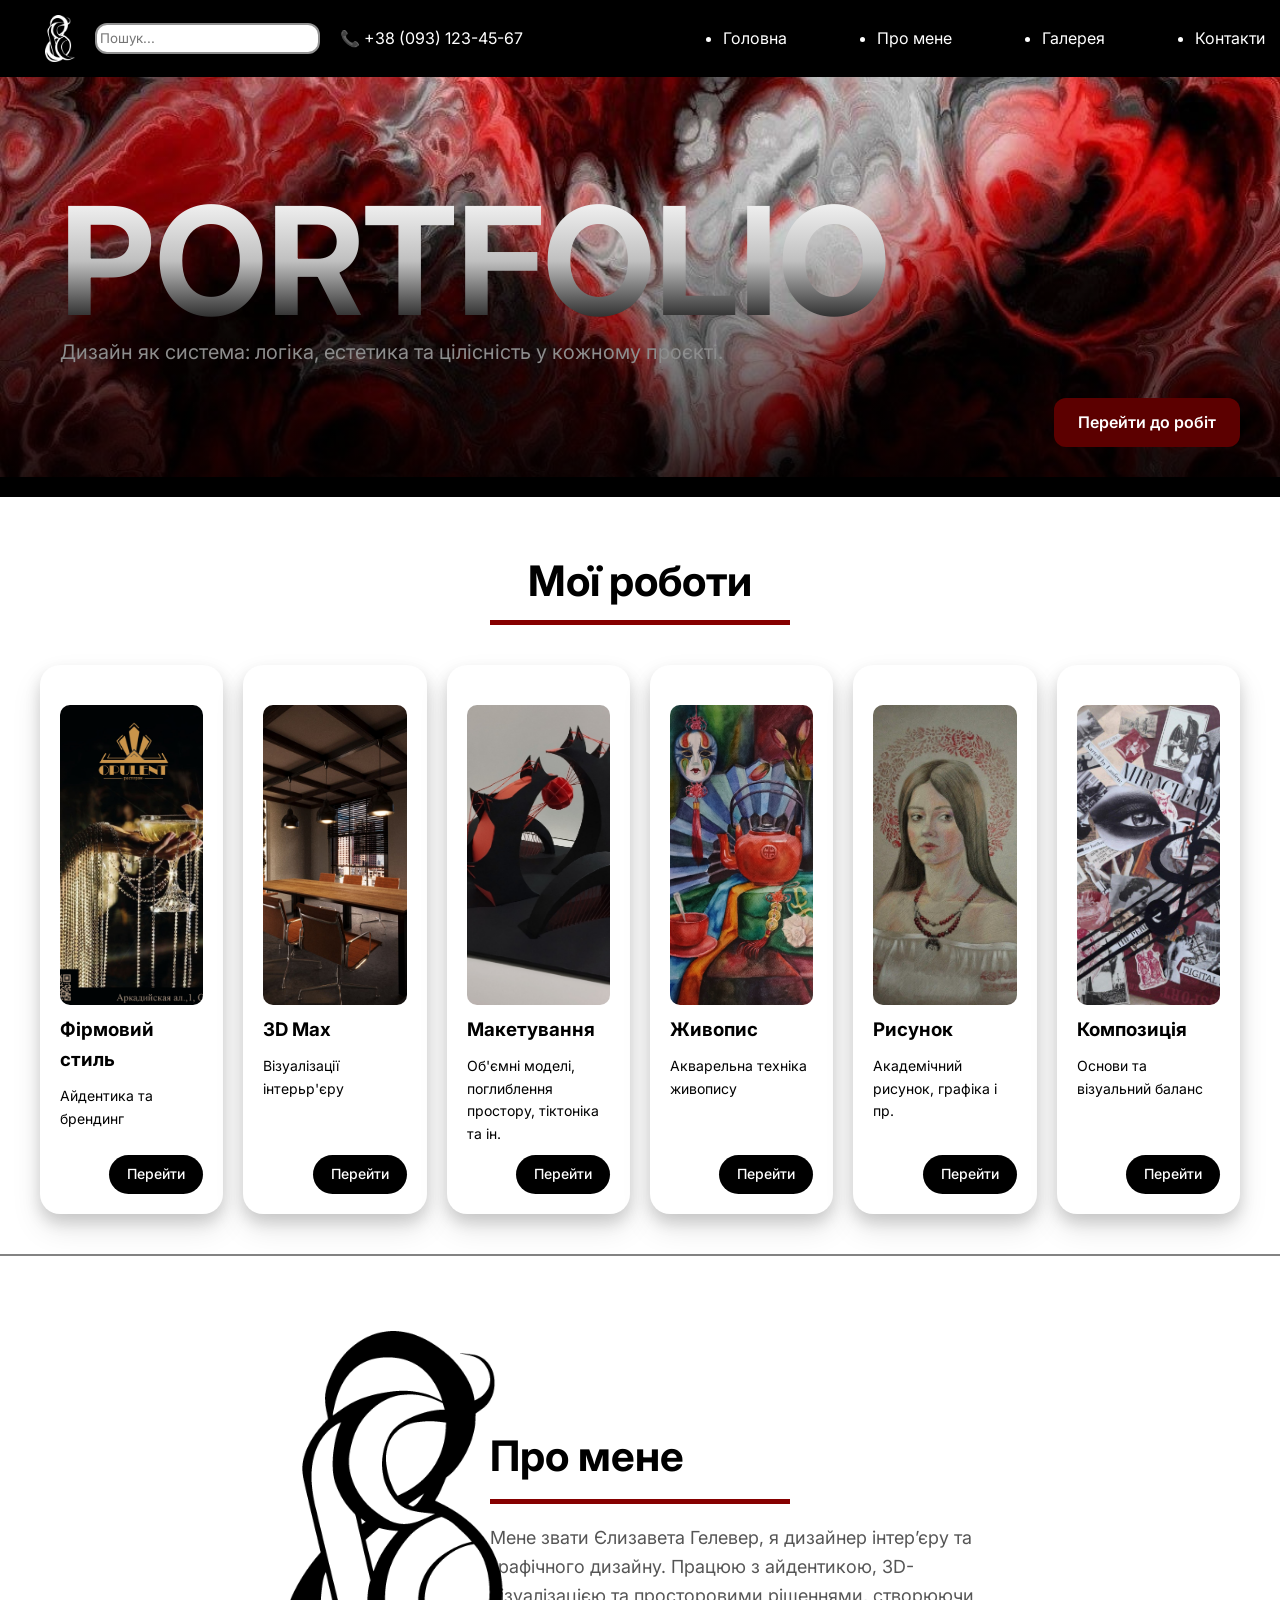
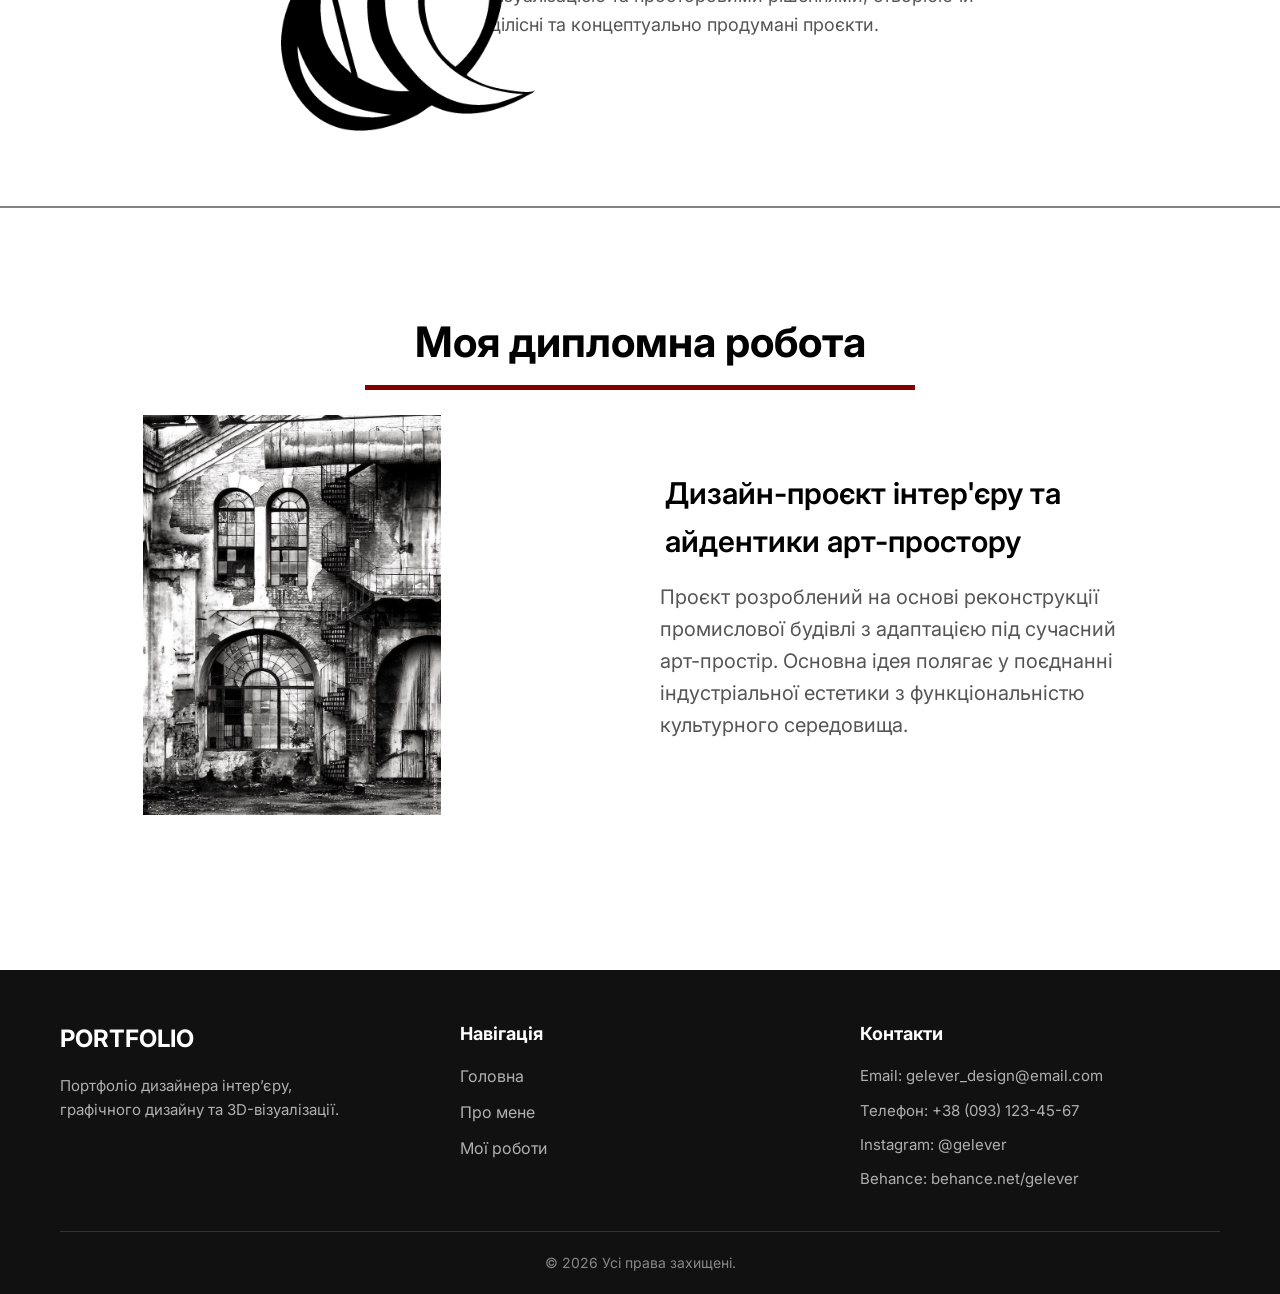
<file: index.html>
<!DOCTYPE html>
<html lang="uk">

<head>
    <meta charset="UTF-8">
    <meta name="viewport" content="width=device-width, initial-scale=1.0">
    <title>Мій сайт — дизайнер</title>
    <link href="https://fonts.googleapis.com/css2?family=Inter:wght@300;400;600;700&display=swap" rel="stylesheet">
    <link rel="stylesheet" href="style.css">
</head>

<body>

    <!-- ===== Навігація ===== -->
    <nav class="navbar">
        <div class="nav-left">
            <img src="images/лого1.png" alt="Логотип"class="logo">
            <input type="search" placeholder="Пошук...">
            <span class="phone">📞 +38 (093) 123-45-67</span>
        </div>
            

        <ul class="nav-menu">
            <li><a href="#">Головна</a></li>
            <li><a href="#about">Про мене</a></li>
            <li><a href="gallery.html">Галерея</a></li>
            <li><a href="#footer">Контакти</a></li>
        </ul> 
    </nav>

    <!-- ===== Header ===== -->
    <header class="header">
        <div class="header-text">
            <h1>PORTFOLIO</h1>
            <p class="slogan">Дизайн як система: логіка, естетика та цілісність у кожному проєкті. </p>
            <a href="gallery.html" class="btn">Перейти до робіт</a>
        </div>
    </header>
    <div class="divider"></div>

   
    <!-- ===== Мої роботи ===== -->
    <h2 class="m" >Мої роботи</h2>
    <div class="line" id="works"></div>
    <section class="container">
         <div class="cards">
            <div class="project-card" style="background-image: url();"> </div>
            <div class="project-into"></div> 
            <img src="images/фирменый стиль гл.jpg" alt="Фірмовий стиль">
            <h3>Фірмовий стиль</h3>
            <p>Айдентика та брендинг</p>
            <a href="gallery.html?category=identity" class="card-btn"> Перейти</a>
        </div>
        <div class="cards">
            <div class="project-card" style="background-image: url();"> </div>
            <!-- в урл потом ссылку на страницу с работами-->
            <div class="project-into"></div>
             <img src="images/3д макс гл.jpg" alt="3D Max">
              <h3>3D Max</h3>
              <p>Візуалізації інтерьр'єру</p>
              <a href="gallery.html?category=visualization" class="card-btn"> Перейти</a>
        </div>
        <div class="cards">
            <div class="project-card" style="background-image: url();"> </div>
            <div class="project-into"></div>
             <img src="images/макетирование  гл.jpg" alt="Макетування">
              <h3>Макетування</h3>
              <p>Об'ємні моделі, поглиблення простору, тіктоніка та ін.</p>
              <a href="gallery.html?category=modeling" class="card-btn"> Перейти</a>
        </div>
        <div class="cards">
            <div class="project-card" style="background-image: url();"> </div>
            <div class="project-into"></div>
             <img src="images/живопись гл.jpg" alt="Живопис">
              <h3>Живопис</h3>
              <p>Акварельна техніка живопису</p>
              <a href="gallery.html?category=painting" class="card-btn"> Перейти</a>
        </div> 
        <div class="cards">
            <div class="project-card" style="background-image: url();"> </div>
            <div class="project-into"></div>
             <img src="images/рисунок гл.jpg" alt="Рисунок">
              <h3>Рисунок</h3>
              <p>Академічний рисунок, графіка і пр.</p>
              <a href="gallery.html?category=drawing" class="card-btn"> Перейти</a>
        </div> 
         <div class="cards">
            <div class="project-card" style="background-image: url();"> </div>
            <div class="project-into"></div>
             <img src="images/композиция гл.jpg" alt="Композиція">
              <h3>Композиція</h3>
              <p> Основи та візуальний баланс</p>
              <a href="gallery.html?category=composition" class="card-btn"> Перейти</a>
        </div>

     </section>
        <div class="divideg"></div>

     <!-- ===== Про мене ===== -->
        <section class="about" id="about">
     <div class="about-wrapper">

        <div class="about-content">
            <h2 class="about-title">Про мене</h2>
            <div class="about-line"></div>
            <p class="about-text">
                Мене звати Єлизавета Гелевер, я дизайнер інтер’єру та графічного дизайну.
                Працюю з айдентикою, 3D-візуалізацією та просторовими рішеннями,
                створюючи цілісні та концептуально продумані проєкти.
            </p>
        </div>

        <div class="about-visual">
            <img src="images/про мене.png" alt="Мій проєкт">
        </div>

    </div>
        </section>
    <div class="dividel"></div>

        <!-- ===== ДИПЛОМ ===== -->
    <section class="diploma">
        <h2 class="diploma-title">Моя дипломна робота</h2>
     <div class="line-projects"></div>
     <div class="diploma-wrapper">

        <div class="diploma-visual">
            <img src="images/диплом.jpg" alt="Дипломний проєкт">
        </div>

        <div class="diploma-content">

            <!-- ТЕМА -->
            <p class="diploma-topic">
                Дизайн-проєкт інтер'єру та айдентики арт-простору
            </p>

            <!-- ОПИС -->
            <p class="diploma-text">
                Проєкт розроблений на основі реконструкції промислової будівлі
                з адаптацією під сучасний арт-простір. Основна ідея полягає
                у поєднанні індустріальної естетики з функціональністю
                культурного середовища.
            </p>
        </div>

    </div>

    </section>

    <!-- ===== Footer ===== -->
    <footer class="footer">
    <div class="footer-container" id="footer">

        <div class="footer-column">
            <h3 class="footer-title">PORTFOLIO</h3>
            <p class="footer-description">
                Портфоліо дизайнера інтер’єру, графічного дизайну та 3D-візуалізації.
            </p>
        </div>

        <div class="footer-column">
            <h4 class="footer-subtitle">Навігація</h4>
            <ul class="footer-links">
                <li><a href="#">Головна</a></li>
                <li><a href="#about">Про мене</a></li>
                <li><a href="#works">Мої роботи</a></li>
            </ul>
        </div>

        <div class="footer-column">
            <h4 class="footer-subtitle">Контакти</h4>
            <p>Email: gelever_design@email.com</p>
            <p>Телефон: +38 (093) 123-45-67</p>
            <p>Instagram: @gelever</p>
            <p>Behance: behance.net/gelever</p>
        </div>

    </div>

    <div class="footer-bottom">
        <p>© 2026 Усі права захищені.</p>
    </div>
</footer>
</body>

</html>
</file>
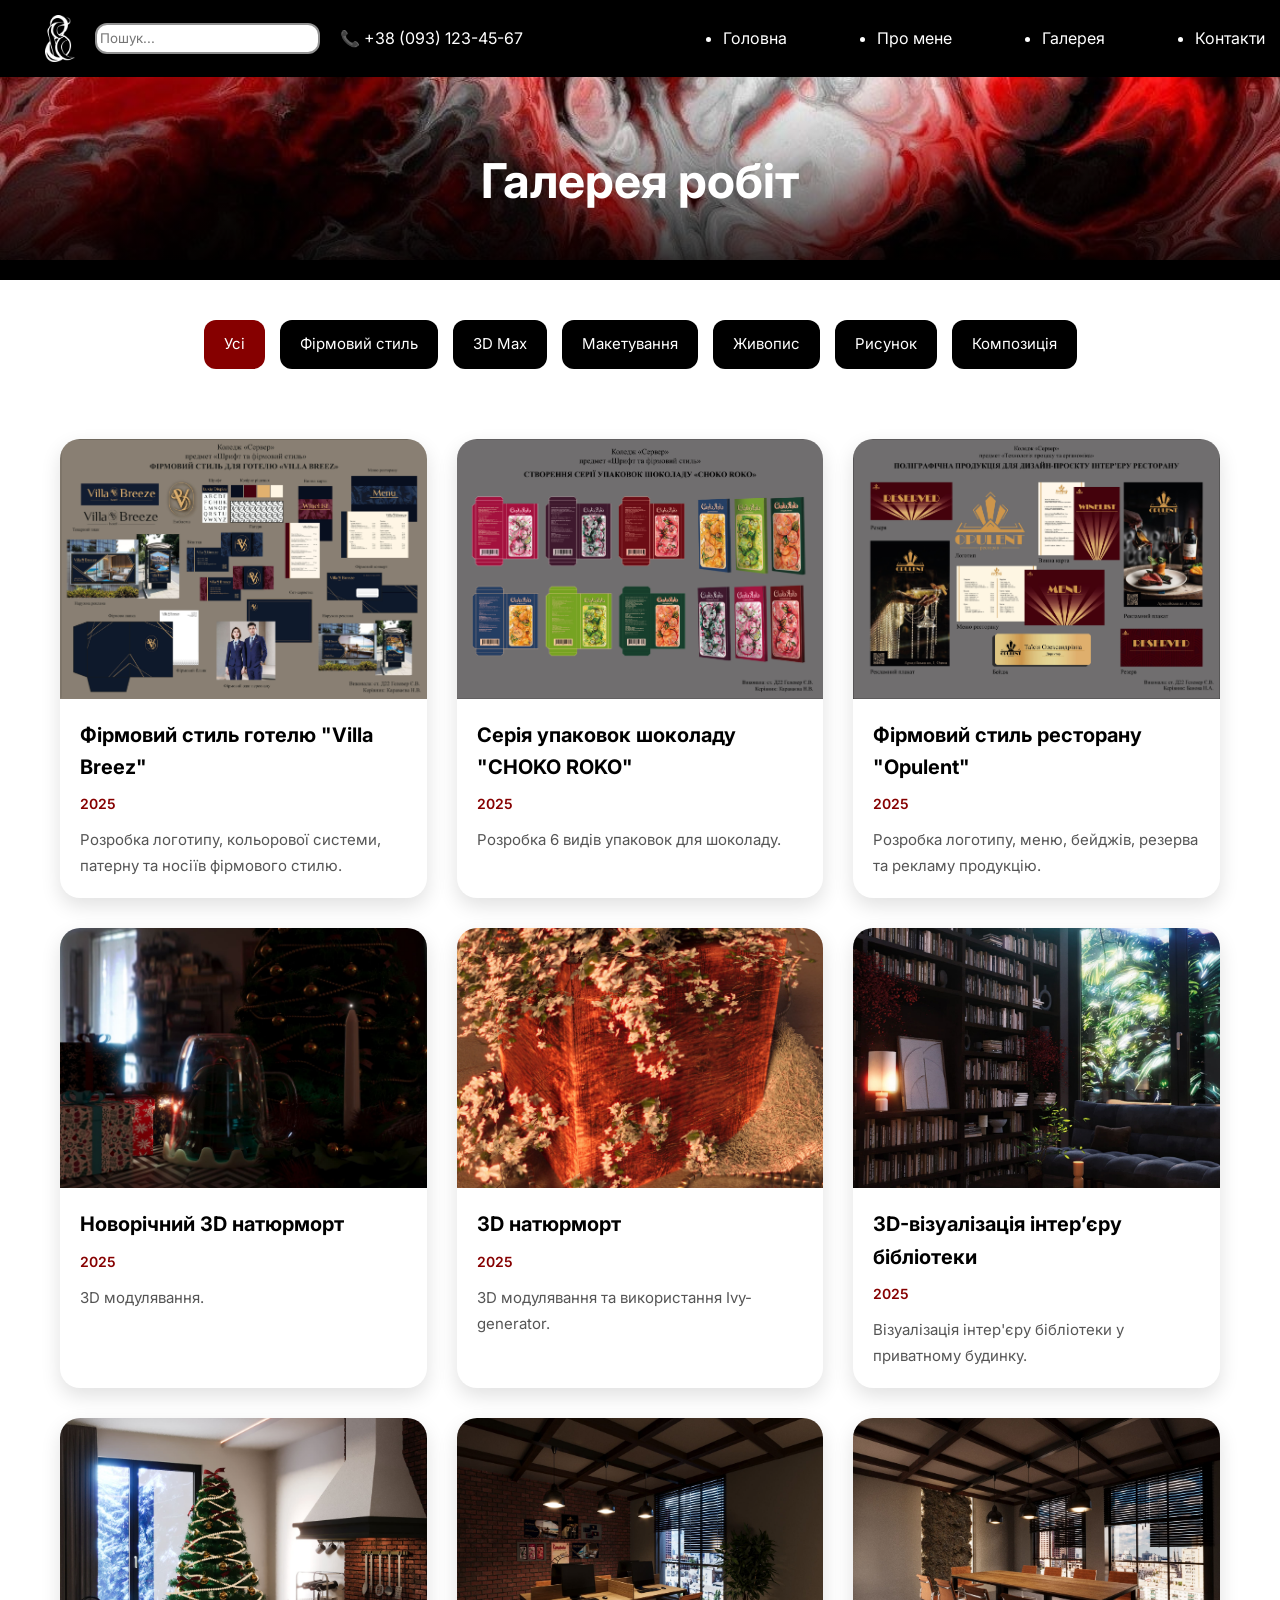
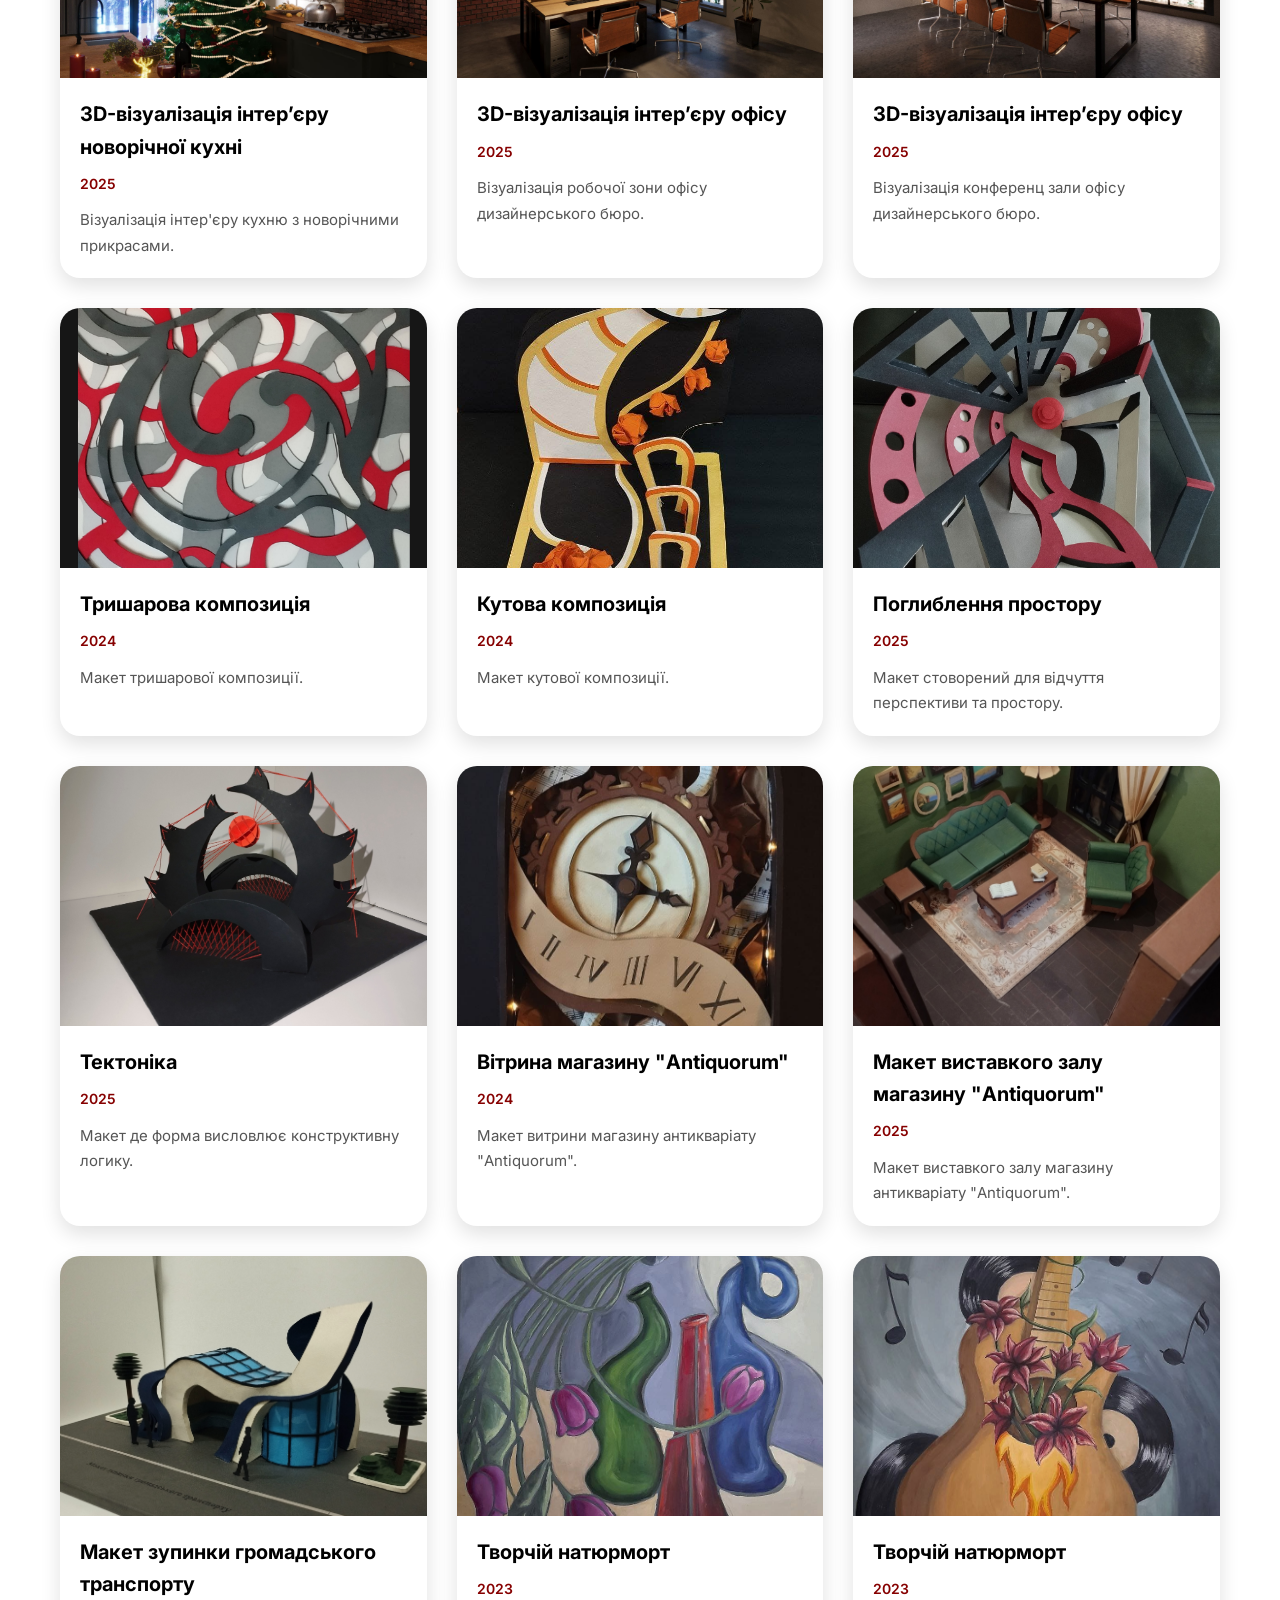
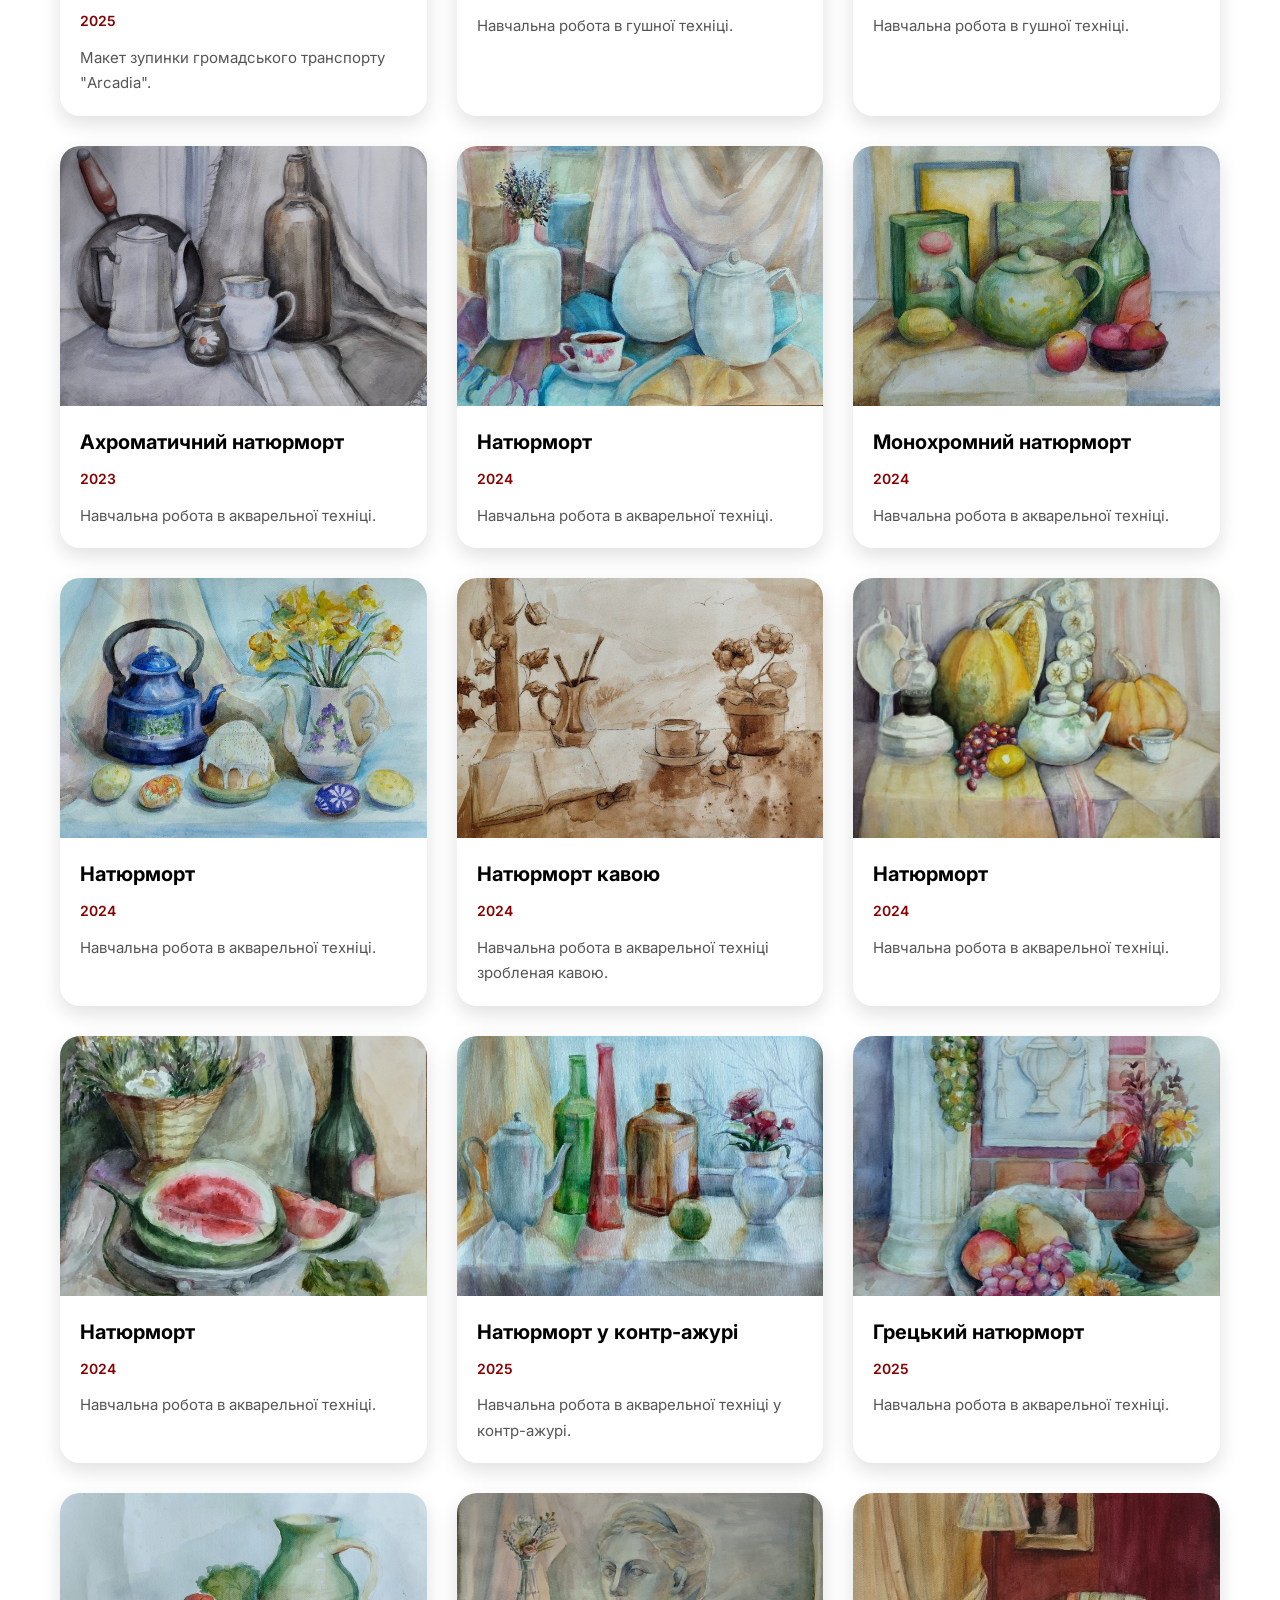
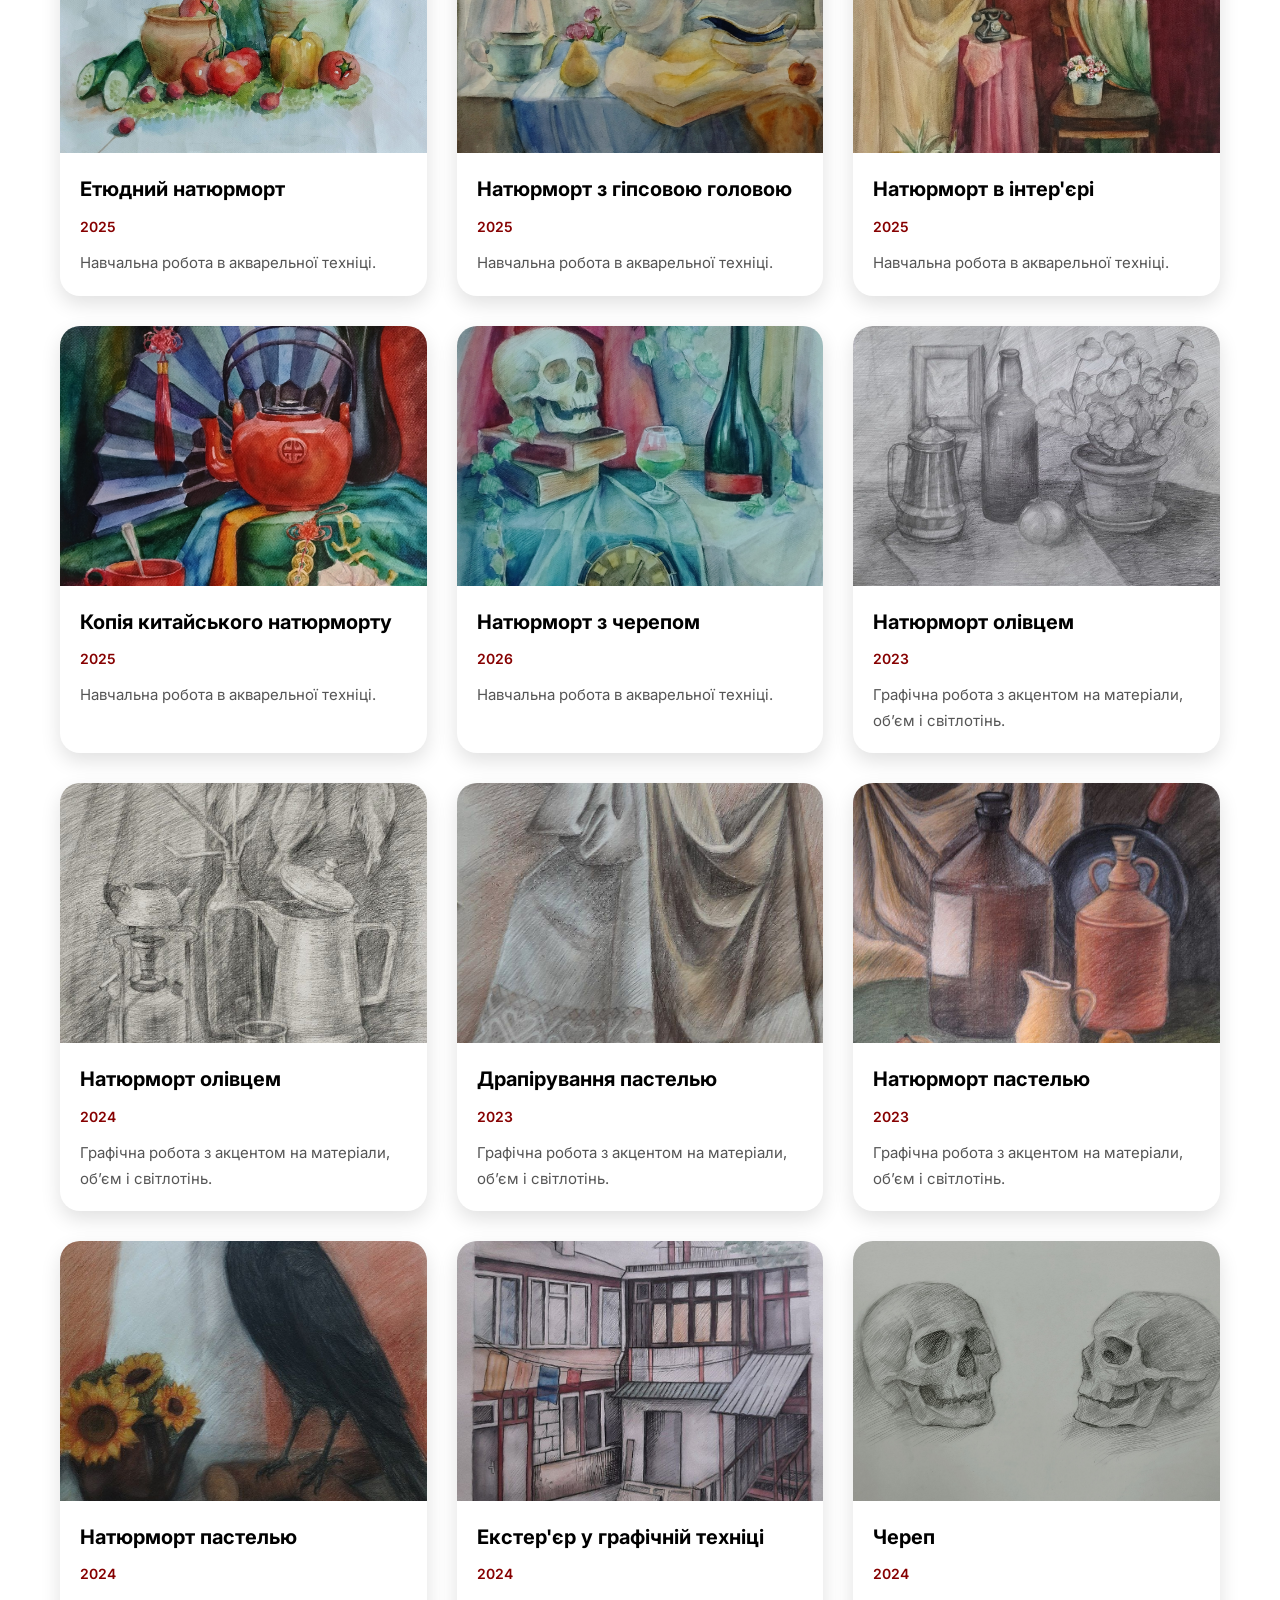
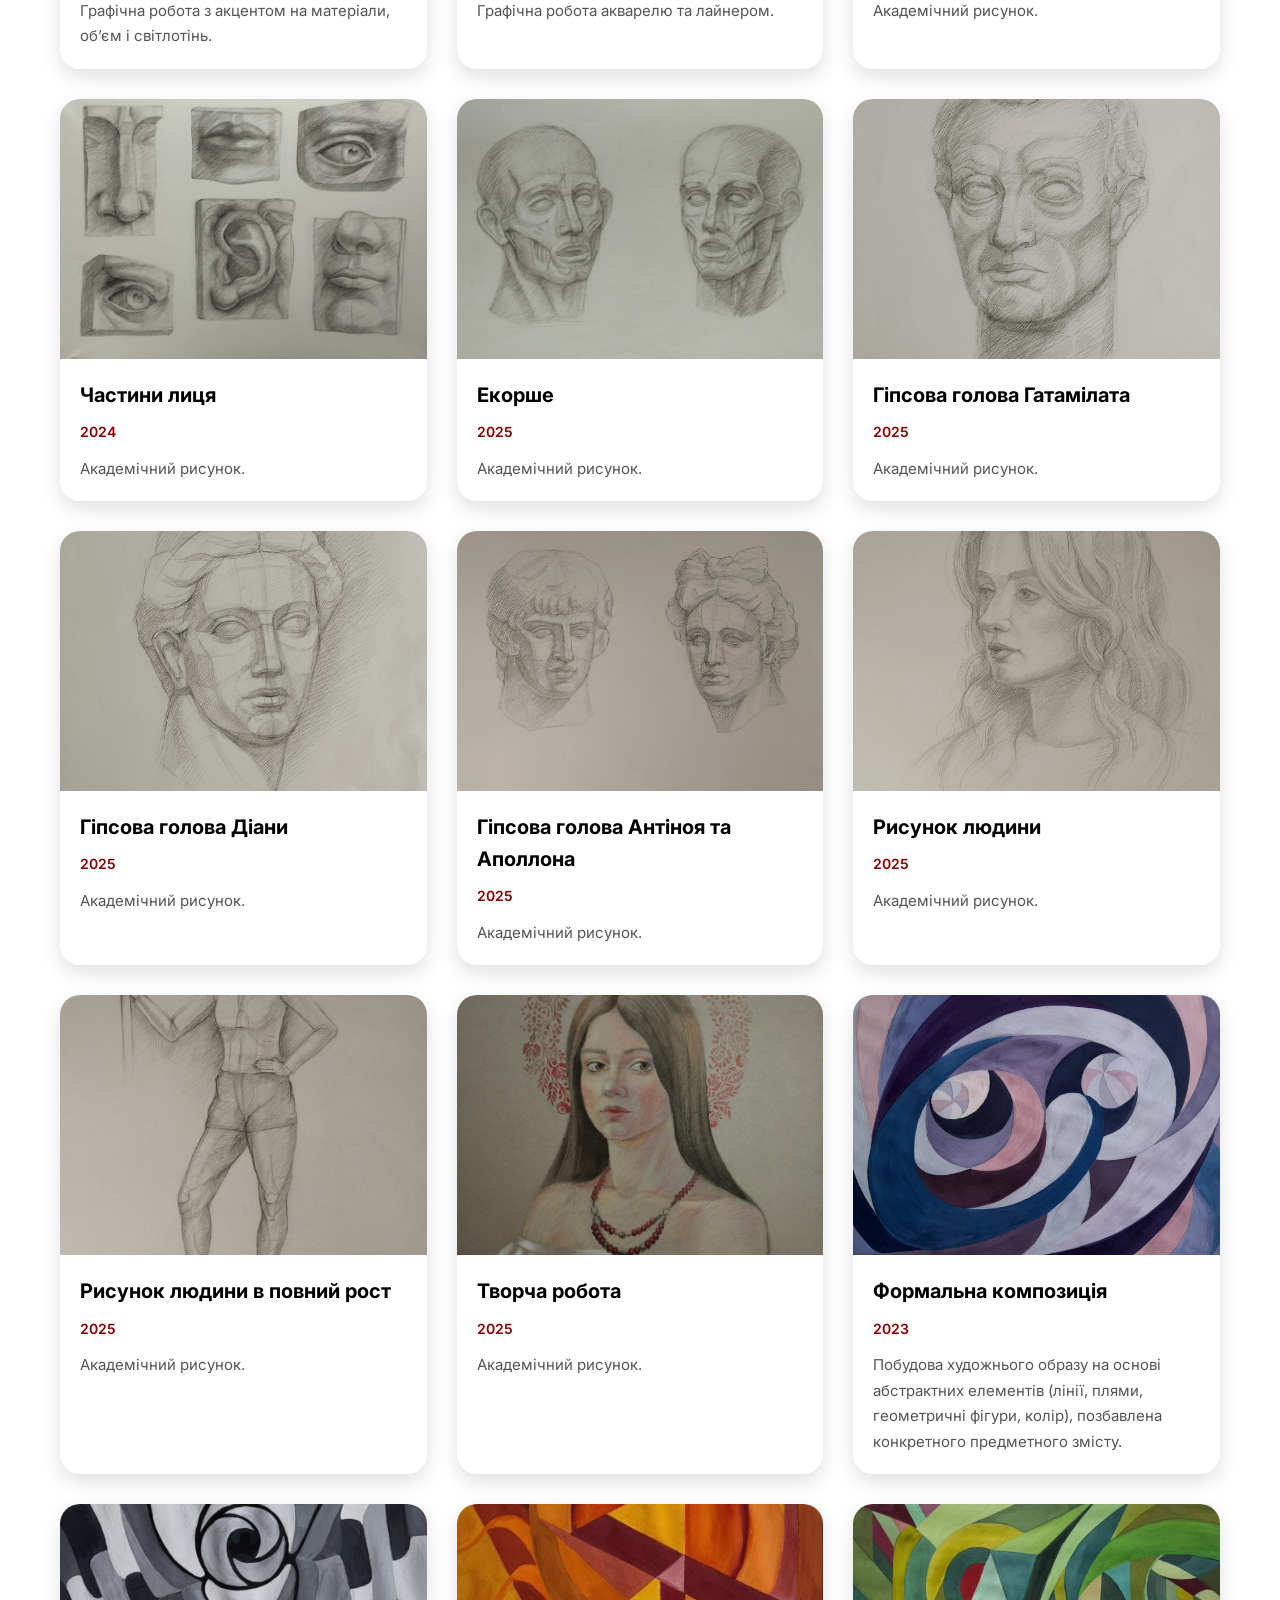
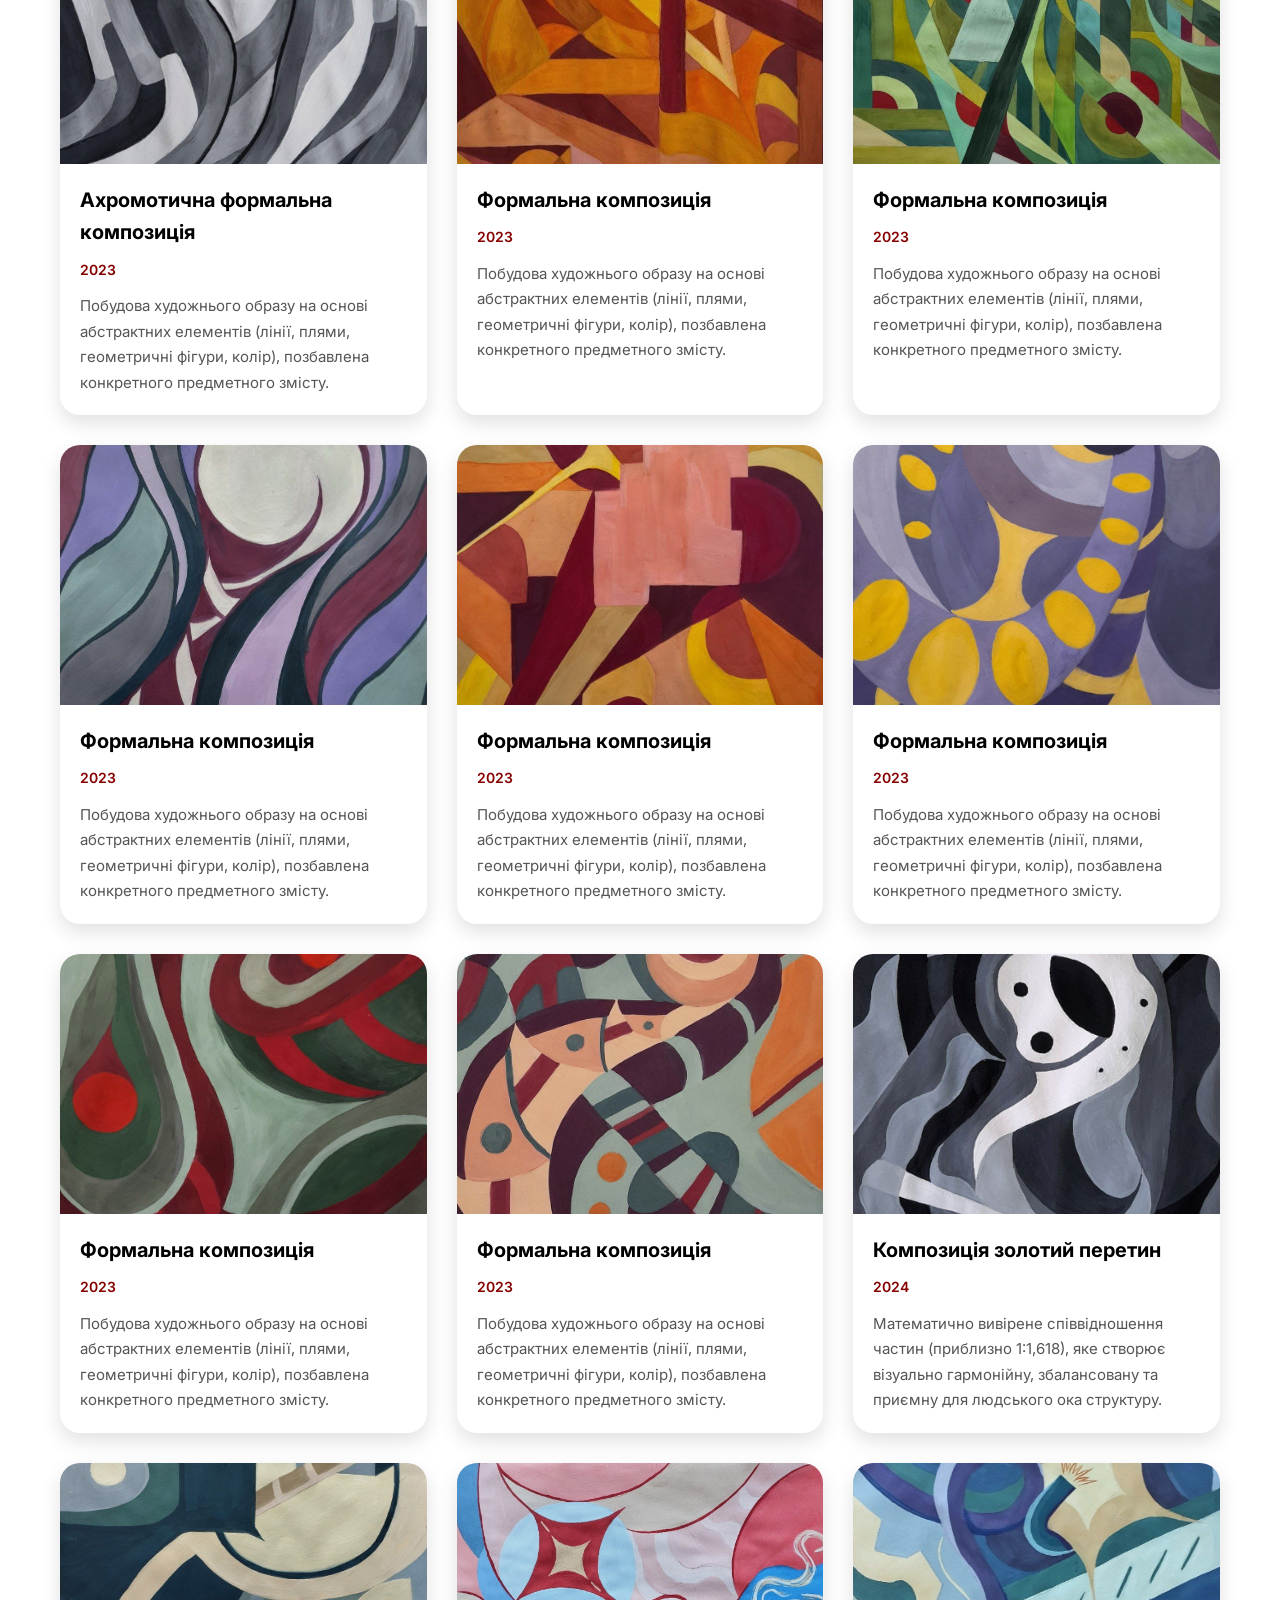
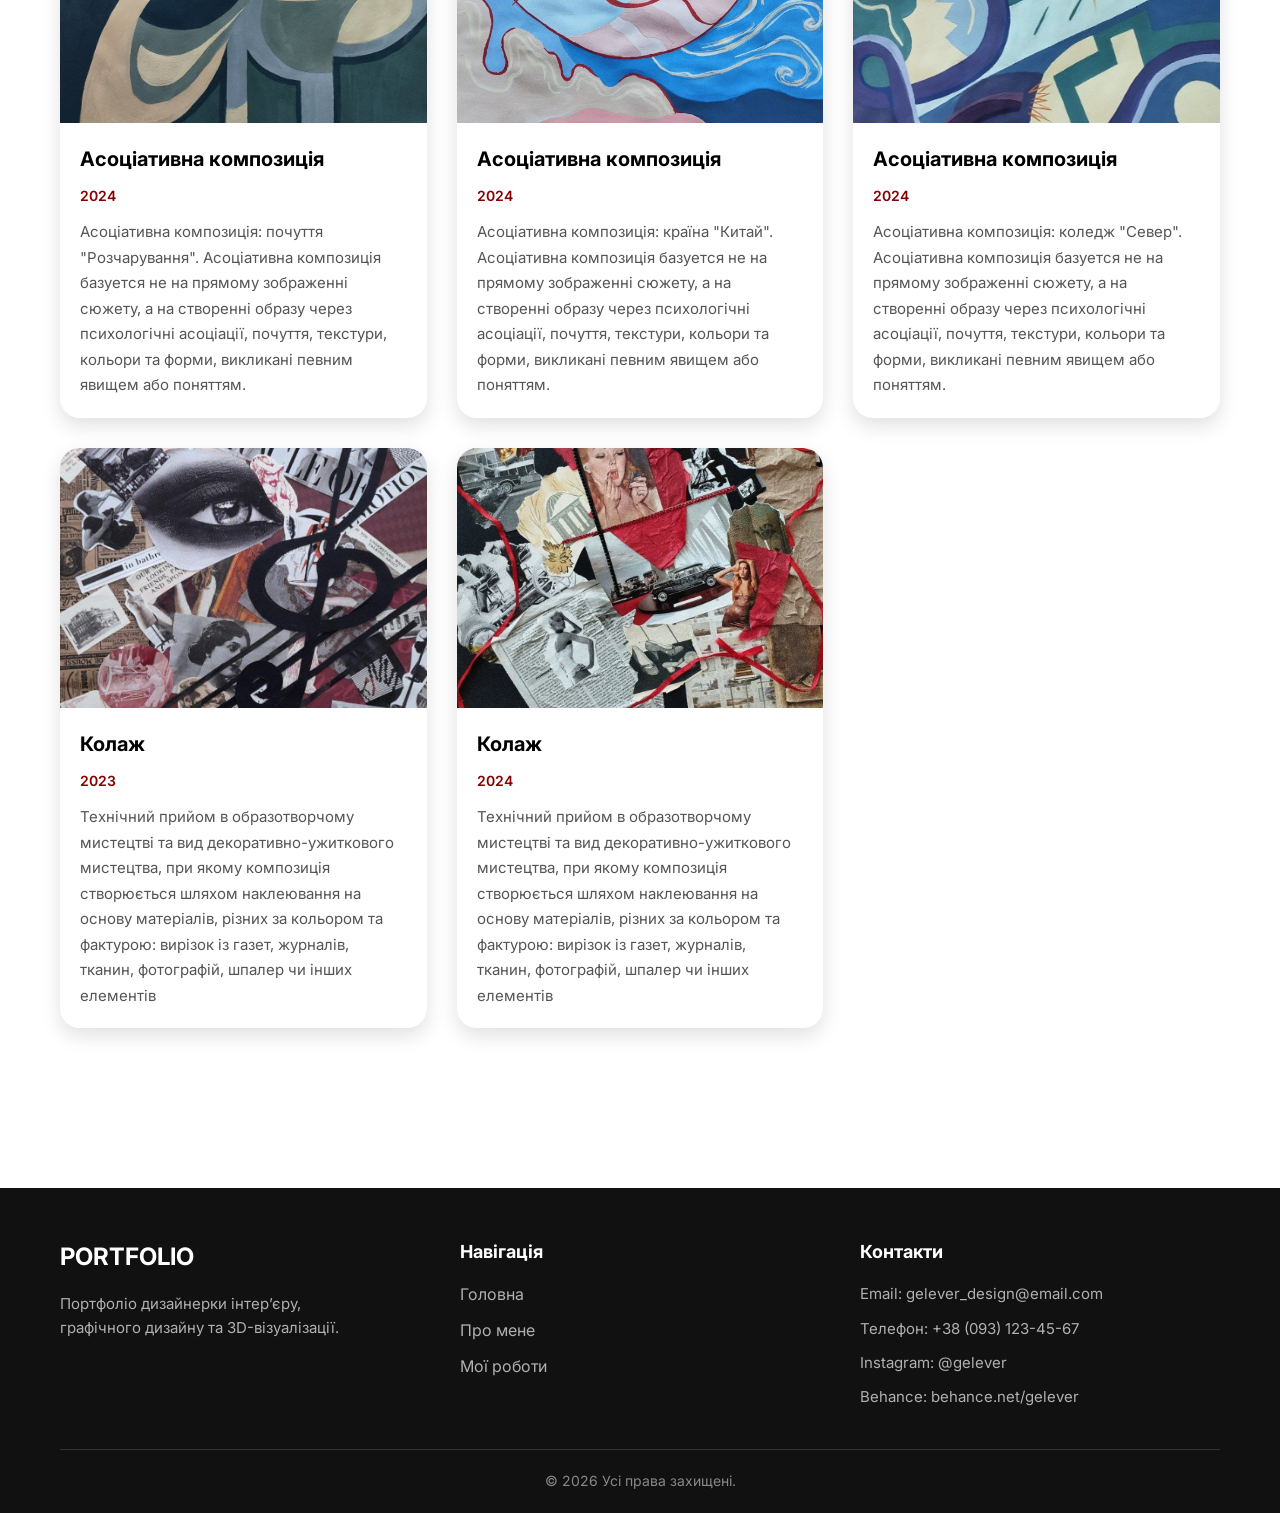
<file: gallery.html>
<!DOCTYPE html>
<html lang="uk">
<head>
    <meta charset="UTF-8">
    <meta name="viewport" content="width=device-width, initial-scale=1.0">
    <title>Галерея робіт</title>
    <link href="https://fonts.googleapis.com/css2?family=Inter:wght@300;400;600;700&display=swap" rel="stylesheet">
    <link rel="stylesheet" href="style.css">
</head>
<body>

    <!-- ===== Навігація ===== -->
    <nav class="navbar">
        <div class="nav-left">
            <img src="images/лого1.png" alt="Логотип" class="logo">
            <input type="search" placeholder="Пошук...">
            <span class="phone">📞 +38 (093) 123-45-67</span>
        </div>

        <ul class="nav-menu">
            <li><a href="index.html">Головна</a></li>
            <li><a href="index.html#about">Про мене</a></li>
            <li><a href="gallery.html">Галерея</a></li>
            <li><a href="#footer">Контакти</a></li>
        </ul>
    </nav>

    <!-- ===== Заголовок ===== -->
    <section class="gallery-header">
        <h1>Галерея робіт</h1>
    </section>
    <div class="divider"></div>

    <!-- ===== Меню категорій ===== -->
    <section class="gallery-filter">
        <div class="filter-menu">
            <button class="filter-btn active" data-filter="all">Усі</button>
            <button class="filter-btn" data-filter="identity">Фірмовий стиль</button>
            <button class="filter-btn" data-filter="visualization">3D Max</button>
            <button class="filter-btn" data-filter="modeling">Макетування</button>
            <button class="filter-btn" data-filter="painting">Живопис</button>
            <button class="filter-btn" data-filter="drawing">Рисунок</button>
            <button class="filter-btn" data-filter="composition">Композиція</button>
        </div>
    </section>

    <!-- ===== Галерея ===== -->
    <section class="gallery-grid">

        <article class="gallery-card" data-category="identity">
            <img src="images/фр1.jpg" alt="Фірмовий стиль" class="gallery-image">
            <div class="gallery-card-content">
                <h3>Фірмовий стиль готелю "Villa Breez" </h3>
                <p class="gallery-date">2025</p>
                <p class="gallery-description">
                    Розробка логотипу, кольорової системи, патерну та носіїв фірмового стилю.
                </p>
            </div>
        </article>
        
        <article class="gallery-card" data-category="identity">
            <img src="images/фр2.jpg" alt="Фірмовий стиль" class="gallery-image">
            <div class="gallery-card-content">
                <h3>Серія упаковок шоколаду "CHOKO ROKO" </h3>
                <p class="gallery-date">2025</p>
                <p class="gallery-description">
                    Розробка 6 видів упаковок для шоколаду.
                </p>
            </div>
        </article>

        <article class="gallery-card" data-category="identity">
            <img src="images/фр3.jpg" alt="Фірмовий стиль" class="gallery-image">
            <div class="gallery-card-content">
                <h3>Фірмовий стиль ресторану "Opulent" </h3>
                <p class="gallery-date">2025</p>
                <p class="gallery-description">
                    Розробка логотипу, меню, бейджів, резерва та рекламу продукцію.
                </p>
            </div>
        </article>

        <article class="gallery-card" data-category="visualization">
            <img src="images/3d1.jpg" alt="3D Max" class="gallery-image">
            <div class="gallery-card-content">
                <h3>Новорічний 3D натюрморт</h3>
                <p class="gallery-date">2025</p>
                <p class="gallery-description">
                    3D модулявання.
                </p>
            </div>
        </article>

        <article class="gallery-card" data-category="visualization">
            <img src="images/3d2.jpg" alt="3D Max" class="gallery-image">
            <div class="gallery-card-content">
                <h3>3D натюрморт</h3>
                <p class="gallery-date">2025</p>
                <p class="gallery-description">
                    3D модулявання та використання Ivy-generator.
                </p>
            </div>
        </article>

        <article class="gallery-card" data-category="visualization">
            <img src="images/3d3.jpg" alt="3D Max" class="gallery-image">
            <div class="gallery-card-content">
                <h3>3D-візуалізація інтер’єру бібліотеки</h3>
                <p class="gallery-date">2025</p>
                <p class="gallery-description">
                   Візуалізація інтер'єру бібліотеки у приватному будинку.
                </p>
            </div>
        </article>

        <article class="gallery-card" data-category="visualization">
            <img src="images/3d4.jpg" alt="3D Max" class="gallery-image">
            <div class="gallery-card-content">
                <h3>3D-візуалізація інтер’єру новорічної кухні</h3>
                <p class="gallery-date">2025</p>
                <p class="gallery-description">
                   Візуалізація інтер'єру кухню з новорічними прикрасами.
                </p>
            </div>
        </article>

        <article class="gallery-card" data-category="visualization">
            <img src="images/3d5.jpg" alt="3D Max" class="gallery-image">
            <div class="gallery-card-content">
                <h3>3D-візуалізація інтер’єру офісу</h3>
                <p class="gallery-date">2025</p>
                <p class="gallery-description">
                   Візуалізація робочої зони офісу дизайнерського бюро.
                </p>
            </div>
        </article>

        <article class="gallery-card" data-category="visualization">
            <img src="images/3d6.jpg" alt="3D Max" class="gallery-image">
            <div class="gallery-card-content">
                <h3>3D-візуалізація інтер’єру офісу</h3>
                <p class="gallery-date">2025</p>
                <p class="gallery-description">
                   Візуалізація конференц зали офісу дизайнерського бюро.
                </p>
            </div>
        </article>

       <article class="gallery-card" data-category="modeling">
            <img src="images/мк1.jpg" alt="Макетування" class="gallery-image">
            <div class="gallery-card-content">
            <h3>Тришарова композиція</h3>
            <p class="gallery-date">2024</p>
            <p class="gallery-description">
            Макет тришарової композиції.
            </p>
            </div>
        </article>

        <article class="gallery-card" data-category="modeling">
            <img src="images/мк2.jpg" alt="Макетування" class="gallery-image">
            <div class="gallery-card-content">
            <h3>Кутова композиція</h3>
            <p class="gallery-date">2024</p>
            <p class="gallery-description">
            Макет кутової композиції.
            </p>
            </div>
        </article>

        <article class="gallery-card" data-category="modeling">
            <img src="images/мк3.jpg" alt="Макетування" class="gallery-image">
            <div class="gallery-card-content">
            <h3>Поглиблення простору</h3>
            <p class="gallery-date">2025</p>
            <p class="gallery-description">
            Макет стоворений для відчуття перспективи та простору.
            </p>
            </div>
        </article>
        
        <article class="gallery-card" data-category="modeling">
            <img src="images/мк4.jpg" alt="Макетування" class="gallery-image">
            <div class="gallery-card-content">
            <h3>Тектоніка</h3>
            <p class="gallery-date">2025</p>
            <p class="gallery-description">
            Макет де форма висловлює конструктивну логику.
            </p>
            </div>
        </article>

        <article class="gallery-card" data-category="modeling">
            <img src="images/мк5.jpg" alt="Макетування" class="gallery-image">
            <div class="gallery-card-content">
            <h3>Вітрина магазину "Antiquorum"</h3>
            <p class="gallery-date">2024</p>
            <p class="gallery-description">
            Макет витрини магазину антикваріату "Antiquorum".
            </p>
            </div>
        </article>
        
        <article class="gallery-card" data-category="modeling">
            <img src="images/мк6.jpg" alt="Макетування" class="gallery-image">
            <div class="gallery-card-content">
            <h3>Макет виставкого залу магазину "Antiquorum"</h3>
            <p class="gallery-date">2025</p>
            <p class="gallery-description">
            Макет виставкого залу магазину антикваріату "Antiquorum".
            </p>
            </div>
        </article>

        <article class="gallery-card" data-category="modeling">
            <img src="images/мк7.jpg" alt="Макетування" class="gallery-image">
            <div class="gallery-card-content">
            <h3>Макет зупинки громадського транспорту</h3>
            <p class="gallery-date">2025</p>
            <p class="gallery-description">
            Макет зупинки громадського транспорту "Arcadia".
            </p>
            </div>
        </article>

        <article class="gallery-card" data-category="painting">
            <img src="images/жв1.jpg" alt="Живопис" class="gallery-image">
            <div class="gallery-card-content">
                <h3> Творчій натюрморт</h3>
                <p class="gallery-date">2023</p>
                <p class="gallery-description">
                    Навчальна робота в гушної техніці.
                </p>
            </div>
        </article>

        <article class="gallery-card" data-category="painting">
            <img src="images/жв2.jpg" alt="Живопис" class="gallery-image">
            <div class="gallery-card-content">
                <h3> Творчій натюрморт</h3>
                <p class="gallery-date">2023</p>
                <p class="gallery-description">
                    Навчальна робота в гушної техніці.
                </p>
            </div>
        </article>

        <article class="gallery-card" data-category="painting">
            <img src="images/жв3.jpg" alt="Живопис" class="gallery-image">
            <div class="gallery-card-content">
                <h3> Ахроматичний натюрморт</h3>
                <p class="gallery-date">2023</p>
                <p class="gallery-description">
                    Навчальна робота в акварельної техніці.
                </p>
            </div>
        </article>

        <article class="gallery-card" data-category="painting">
            <img src="images/жв4.jpg" alt="Живопис" class="gallery-image">
            <div class="gallery-card-content">
                <h3> Натюрморт</h3>
                <p class="gallery-date">2024</p>
                <p class="gallery-description">
                    Навчальна робота в акварельної техніці.
                </p>
            </div>
        </article>

        <article class="gallery-card" data-category="painting">
            <img src="images/жв5.jpg" alt="Живопис" class="gallery-image">
            <div class="gallery-card-content">
                <h3> Монохромний натюрморт</h3>
                <p class="gallery-date">2024</p>
                <p class="gallery-description">
                    Навчальна робота в акварельної техніці.
                </p>
            </div>
        </article>

        <article class="gallery-card" data-category="painting">
            <img src="images/жв6.jpg" alt="Живопис" class="gallery-image">
            <div class="gallery-card-content">
                <h3> Натюрморт</h3>
                <p class="gallery-date">2024</p>
                <p class="gallery-description">
                    Навчальна робота в акварельної техніці.
                </p>
            </div>
        </article>

        <article class="gallery-card" data-category="painting">
            <img src="images/жв7.jpg" alt="Живопис" class="gallery-image">
            <div class="gallery-card-content">
                <h3> Натюрморт кавою</h3>
                <p class="gallery-date">2024</p>
                <p class="gallery-description">
                    Навчальна робота в акварельної техніці зробленая кавою.
                </p>
            </div>
        </article>

        <article class="gallery-card" data-category="painting">
            <img src="images/жв15.jpg" alt="Живопис" class="gallery-image">
            <div class="gallery-card-content">
                <h3> Натюрморт</h3>
                <p class="gallery-date">2024</p>
                <p class="gallery-description">
                    Навчальна робота в акварельної техніці.
                </p>
            </div>
        </article>

        <article class="gallery-card" data-category="painting">
            <img src="images/жв16.jpg" alt="Живопис" class="gallery-image">
            <div class="gallery-card-content">
                <h3> Натюрморт</h3>
                <p class="gallery-date">2024</p>
                <p class="gallery-description">
                    Навчальна робота в акварельної техніці.
                </p>
            </div>
        </article>

        <article class="gallery-card" data-category="painting">
            <img src="images/жв8.jpg" alt="Живопис" class="gallery-image">
            <div class="gallery-card-content">
                <h3> Натюрморт у контр-ажурі</h3>
                <p class="gallery-date">2025</p>
                <p class="gallery-description">
                    Навчальна робота в акварельної техніці у контр-ажурі.
                </p>
            </div>
        </article>

        <article class="gallery-card" data-category="painting">
            <img src="images/жв9.jpg" alt="Живопис" class="gallery-image">
            <div class="gallery-card-content">
                <h3> Грецький натюрморт</h3>
                <p class="gallery-date">2025</p>
                <p class="gallery-description">
                    Навчальна робота в акварельної техніці.
                </p>
            </div>
        </article>

        <article class="gallery-card" data-category="painting">
            <img src="images/жв10.jpg" alt="Живопис" class="gallery-image">
            <div class="gallery-card-content">
                <h3> Етюдний натюрморт</h3>
                <p class="gallery-date">2025</p>
                <p class="gallery-description">
                    Навчальна робота в акварельної техніці.
                </p>
            </div>
        </article>

         <article class="gallery-card" data-category="painting">
            <img src="images/жв11.jpg" alt="Живопис" class="gallery-image">
            <div class="gallery-card-content">
                <h3> Натюрморт з гіпсовою головою</h3>
                <p class="gallery-date">2025</p>
                <p class="gallery-description">
                    Навчальна робота в акварельної техніці.
                </p>
            </div>
        </article>

        <article class="gallery-card" data-category="painting">
            <img src="images/жв12.jpg" alt="Живопис" class="gallery-image">
            <div class="gallery-card-content">
                <h3> Натюрморт в інтер'єрі</h3>
                <p class="gallery-date">2025</p>
                <p class="gallery-description">
                    Навчальна робота в акварельної техніці.
                </p>
            </div>
        </article>

         <article class="gallery-card" data-category="painting">
            <img src="images/жв13.jpg" alt="Живопис" class="gallery-image">
            <div class="gallery-card-content">
                <h3> Копія китайського натюрморту</h3>
                <p class="gallery-date">2025</p>
                <p class="gallery-description">
                    Навчальна робота в акварельної техніці.
                </p>
            </div>
        </article>

        <article class="gallery-card" data-category="painting">
            <img src="images/жв14.jpg" alt="Живопис" class="gallery-image">
            <div class="gallery-card-content">
                <h3> Натюрморт з черепом</h3>
                <p class="gallery-date">2026</p>
                <p class="gallery-description">
                    Навчальна робота в акварельної техніці.
                </p>
            </div>
        </article>

        <article class="gallery-card" data-category="drawing">
            <img src="images/рс1.jpg" alt="Рисунок" class="gallery-image">
            <div class="gallery-card-content">
                <h3>Натюрморт олівцем</h3>
                <p class="gallery-date">2023</p>
                <p class="gallery-description">
                    Графічна робота з акцентом на матеріали, об’єм і світлотінь.
                </p>
            </div>
        </article>

        <article class="gallery-card" data-category="drawing">
            <img src="images/рс2.jpg" alt="Рисунок" class="gallery-image">
            <div class="gallery-card-content">
                <h3>Натюрморт олівцем</h3>
                <p class="gallery-date">2024</p>
                <p class="gallery-description">
                    Графічна робота з акцентом на матеріали, об’єм і світлотінь.
                </p>
            </div>
        </article>

        <article class="gallery-card" data-category="drawing">
            <img src="images/рс3.jpg" alt="Рисунок" class="gallery-image">
            <div class="gallery-card-content">
                <h3>Драпірування пастелью</h3>
                <p class="gallery-date">2023</p>
                <p class="gallery-description">
                    Графічна робота з акцентом на матеріали, об’єм і світлотінь.
                </p>
            </div>
        </article>

        <article class="gallery-card" data-category="drawing">
            <img src="images/рс4.jpg" alt="Рисунок" class="gallery-image">
            <div class="gallery-card-content">
                <h3>Натюрморт пастелью</h3>
                <p class="gallery-date">2023</p>
                <p class="gallery-description">
                    Графічна робота з акцентом на матеріали, об’єм і світлотінь.
                </p>
            </div>
        </article>

        <article class="gallery-card" data-category="drawing">
            <img src="images/рс5.jpg" alt="Рисунок" class="gallery-image">
            <div class="gallery-card-content">
                <h3>Натюрморт пастелью</h3>
                <p class="gallery-date">2024</p>
                <p class="gallery-description">
                    Графічна робота з акцентом на матеріали, об’єм і світлотінь.
                </p>
            </div>
        </article>

         <article class="gallery-card" data-category="drawing">
            <img src="images/рс6.jpg" alt="Рисунок" class="gallery-image">
            <div class="gallery-card-content">
                <h3>Екстер'єр у графічній техніці</h3>
                <p class="gallery-date">2024</p>
                <p class="gallery-description">
                    Графічна робота акварелю та лайнером.
                </p>
            </div>
        </article>

        <article class="gallery-card" data-category="drawing">
            <img src="images/рс7.jpg" alt="Рисунок" class="gallery-image">
            <div class="gallery-card-content">
                <h3>Череп</h3>
                <p class="gallery-date">2024</p>
                <p class="gallery-description">
                    Академічний рисунок.
                </p>
            </div>
        </article>

        <article class="gallery-card" data-category="drawing">
            <img src="images/рс8.jpg" alt="Рисунок" class="gallery-image">
            <div class="gallery-card-content">
                <h3>Частини лиця</h3>
                <p class="gallery-date">2024</p>
                <p class="gallery-description">
                    Академічний рисунок.
                </p>
            </div>
        </article>

        <article class="gallery-card" data-category="drawing">
            <img src="images/рс9.jpg" alt="Рисунок" class="gallery-image">
            <div class="gallery-card-content">
                <h3>Екорше</h3>
                <p class="gallery-date">2025</p>
                <p class="gallery-description">
                    Академічний рисунок.
                </p>
            </div>
        </article>

        <article class="gallery-card" data-category="drawing">
            <img src="images/рс10.jpg" alt="Рисунок" class="gallery-image">
            <div class="gallery-card-content">
                <h3>Гіпсова голова Гатамілата</h3>
                <p class="gallery-date">2025</p>
                <p class="gallery-description">
                    Академічний рисунок.
                </p>
            </div>
        </article>

        <article class="gallery-card" data-category="drawing">
            <img src="images/рс11.jpg" alt="Рисунок" class="gallery-image">
            <div class="gallery-card-content">
                <h3>Гіпсова голова Діани</h3>
                <p class="gallery-date">2025</p>
                <p class="gallery-description">
                    Академічний рисунок.
                </p>
            </div>
        </article>

        <article class="gallery-card" data-category="drawing">
            <img src="images/рс12.jpg" alt="Рисунок" class="gallery-image">
            <div class="gallery-card-content">
                <h3>Гіпсова голова Антіноя та Аполлона</h3>
                <p class="gallery-date">2025</p>
                <p class="gallery-description">
                    Академічний рисунок.
                </p>
            </div>
        </article>

        <article class="gallery-card" data-category="drawing">
            <img src="images/рс13.jpg" alt="Рисунок" class="gallery-image">
            <div class="gallery-card-content">
                <h3>Рисунок людини</h3>
                <p class="gallery-date">2025</p>
                <p class="gallery-description">
                    Академічний рисунок.
                </p>
            </div>
        </article>

        <article class="gallery-card" data-category="drawing">
            <img src="images/рс14.jpg" alt="Рисунок" class="gallery-image">
            <div class="gallery-card-content">
                <h3>Рисунок людини в повний рост</h3>
                <p class="gallery-date">2025</p>
                <p class="gallery-description">
                    Академічний рисунок.
                </p>
            </div>
        </article>

        <article class="gallery-card" data-category="drawing">
            <img src="images/рс15.jpg" alt="Рисунок" class="gallery-image">
            <div class="gallery-card-content">
                <h3>Творча робота</h3>
                <p class="gallery-date">2025</p>
                <p class="gallery-description">
                    Академічний рисунок.
                </p>
            </div>
        </article>


        <article class="gallery-card" data-category="composition">
            <img src="images/км1.jpg" alt="Композиція"class="gallery-image">
            <div class="gallery-card-content">
                <h3>Формальна композиція</h3>
                <p class="gallery-date">2023</p>
                <p class="gallery-description">
                   Побудова художнього образу на основі абстрактних елементів (лінії, плями, геометричні фігури, колір), позбавлена конкретного предметного змісту.
                </p>
            </div>
        </article>

        <article class="gallery-card" data-category="composition">
            <img src="images/км2.jpg" alt="Композиція"class="gallery-image">
            <div class="gallery-card-content">
                <h3>Ахромотична формальна композиція</h3>
                <p class="gallery-date">2023</p>
                <p class="gallery-description">
                    Побудова художнього образу на основі абстрактних елементів (лінії, плями, геометричні фігури, колір), позбавлена конкретного предметного змісту.
                </p>
            </div>
        </article>

        <article class="gallery-card" data-category="composition">
            <img src="images/км3.jpg" alt="Композиція"class="gallery-image">
            <div class="gallery-card-content">
                <h3>Формальна композиція</h3>
                <p class="gallery-date">2023</p>
                <p class="gallery-description">
                    Побудова художнього образу на основі абстрактних елементів (лінії, плями, геометричні фігури, колір), позбавлена конкретного предметного змісту.
                </p>
            </div>
        </article>

        <article class="gallery-card" data-category="composition">
            <img src="images/км4.jpg" alt="Композиція"class="gallery-image">
            <div class="gallery-card-content">
                <h3>Формальна композиція</h3>
                <p class="gallery-date">2023</p>
                <p class="gallery-description">
                    Побудова художнього образу на основі абстрактних елементів (лінії, плями, геометричні фігури, колір), позбавлена конкретного предметного змісту.
                </p>
            </div>
        </article>

        <article class="gallery-card" data-category="composition">
            <img src="images/км5.jpg" alt="Композиція"class="gallery-image">
            <div class="gallery-card-content">
                <h3>Формальна композиція</h3>
                <p class="gallery-date">2023</p>
                <p class="gallery-description">
                    Побудова художнього образу на основі абстрактних елементів (лінії, плями, геометричні фігури, колір), позбавлена конкретного предметного змісту.
                </p>
            </div>
        </article>

        <article class="gallery-card" data-category="composition">
            <img src="images/км6.jpg" alt="Композиція"class="gallery-image">
            <div class="gallery-card-content">
                <h3>Формальна композиція</h3>
                <p class="gallery-date">2023</p>
                <p class="gallery-description">
                    Побудова художнього образу на основі абстрактних елементів (лінії, плями, геометричні фігури, колір), позбавлена конкретного предметного змісту.
                </p>
            </div>
        </article>

        <article class="gallery-card" data-category="composition">
            <img src="images/км7.jpg" alt="Композиція"class="gallery-image">
            <div class="gallery-card-content">
                <h3>Формальна композиція</h3>
                <p class="gallery-date">2023</p>
                <p class="gallery-description">
                    Побудова художнього образу на основі абстрактних елементів (лінії, плями, геометричні фігури, колір), позбавлена конкретного предметного змісту.
                </p>
            </div>
        </article>

        <article class="gallery-card" data-category="composition">
            <img src="images/км8.jpg" alt="Композиція"class="gallery-image">
            <div class="gallery-card-content">
                <h3>Формальна композиція</h3>
                <p class="gallery-date">2023</p>
                <p class="gallery-description">
                    Побудова художнього образу на основі абстрактних елементів (лінії, плями, геометричні фігури, колір), позбавлена конкретного предметного змісту.
                </p>
            </div>
        </article>

        <article class="gallery-card" data-category="composition">
            <img src="images/км9.jpg" alt="Композиція"class="gallery-image">
            <div class="gallery-card-content">
                <h3>Формальна композиція</h3>
                <p class="gallery-date">2023</p>
                <p class="gallery-description">
                    Побудова художнього образу на основі абстрактних елементів (лінії, плями, геометричні фігури, колір), позбавлена конкретного предметного змісту.
                </p>
            </div>
        </article>

        <article class="gallery-card" data-category="composition">
            <img src="images/км10.jpg" alt="Композиція"class="gallery-image">
            <div class="gallery-card-content">
                <h3>Композиція золотий перетин</h3>
                <p class="gallery-date">2024</p>
                <p class="gallery-description">
                Математично вивірене співвідношення частин (приблизно 1:1,618), яке створює візуально гармонійну, збалансовану та приємну для людського ока структуру.
                </p>
            </div>
        </article>

        <article class="gallery-card" data-category="composition">
            <img src="images/км11.jpg" alt="Композиція"class="gallery-image">
            <div class="gallery-card-content">
                <h3>Асоціативна композиція</h3>
                <p class="gallery-date">2024</p>
                <p class="gallery-description">
               Асоціативна композиція: почуття "Розчарування". Асоціативна композиція базуется не на прямому зображенні сюжету, а на створенні образу через психологічні асоціації, почуття, текстури, кольори та форми, викликані певним явищем або поняттям.
                </p>
            </div>
        </article>

        <article class="gallery-card" data-category="composition">
            <img src="images/км12.jpg" alt="Композиція"class="gallery-image">
            <div class="gallery-card-content">
                <h3>Асоціативна композиція</h3>
                <p class="gallery-date">2024</p>
                <p class="gallery-description">
               Асоціативна композиція: країна "Китай". Асоціативна композиція базуется не на прямому зображенні сюжету, а на створенні образу через психологічні асоціації, почуття, текстури, кольори та форми, викликані певним явищем або поняттям.
                </p>
            </div>
        </article>

        <article class="gallery-card" data-category="composition">
            <img src="images/км13.jpg" alt="Композиція"class="gallery-image">
            <div class="gallery-card-content">
                <h3>Асоціативна композиція</h3>
                <p class="gallery-date">2024</p>
                <p class="gallery-description">
               Асоціативна композиція: коледж "Север". Асоціативна композиція базуется не на прямому зображенні сюжету, а на створенні образу через психологічні асоціації, почуття, текстури, кольори та форми, викликані певним явищем або поняттям.
                </p>
            </div>
        </article>

        <article class="gallery-card" data-category="composition">
            <img src="images/км15.jpg" alt="Композиція"class="gallery-image">
            <div class="gallery-card-content">
                <h3>Колаж</h3>
                <p class="gallery-date">2023</p>
                <p class="gallery-description">
               Технічний прийом в образотворчому мистецтві та вид декоративно-ужиткового мистецтва, при якому композиція створюється шляхом наклеювання на основу матеріалів, різних за кольором та фактурою: вирізок із газет, журналів, тканин, фотографій, шпалер чи інших елементів
                </p>
            </div>
        </article>

        <article class="gallery-card" data-category="composition">
            <img src="images/км16.jpg" alt="Композиція"class="gallery-image">
            <div class="gallery-card-content">
                <h3>Колаж</h3>
                <p class="gallery-date">2024</p>
                <p class="gallery-description">
               Технічний прийом в образотворчому мистецтві та вид декоративно-ужиткового мистецтва, при якому композиція створюється шляхом наклеювання на основу матеріалів, різних за кольором та фактурою: вирізок із газет, журналів, тканин, фотографій, шпалер чи інших елементів
                </p>
            </div>
        </article>

    </section>

    <!-- ===== Footer ===== -->
    <footer class="footer" id="footer">
        <div class="footer-container">
            <div class="footer-column">
                <h3 class="footer-title">PORTFOLIO</h3>
                <p class="footer-description">
                    Портфоліо дизайнерки інтер’єру, графічного дизайну та 3D-візуалізації.
                </p>
            </div>

            <div class="footer-column">
                <h4 class="footer-subtitle">Навігація</h4>
                <ul class="footer-links">
                    <li><a href="index.html">Головна</a></li>
                    <li><a href="index.html#about">Про мене</a></li>
                    <li><a href="index.html#works">Мої роботи</a></li>
                </ul>
            </div>

            <div class="footer-column">
                <h4 class="footer-subtitle">Контакти</h4>
                <p>Email: gelever_design@email.com</p>
                <p>Телефон: +38 (093) 123-45-67</p>
                <p>Instagram: @gelever</p>
                <p>Behance: behance.net/gelever</p>
            </div>
        </div>

        <div class="footer-bottom">
            <p>© 2026 Усі права захищені.</p>
        </div>
    </footer>

   <div class="image-modal" id="imageModal">
        <span class="image-modal-close">&times;</span>
        <img class="image-modal-content" id="modalImage" alt="Збільшене фото">
    </div>

<script>
   const buttons = document.querySelectorAll('.filter-btn');
    const cards = document.querySelectorAll('.gallery-card');

    function filterGallery(filter) {
        cards.forEach(card => {
            if (filter === 'all' || card.dataset.category === filter) {
                card.style.display = 'flex';
            } else {
                card.style.display = 'none';
            }
        });

        buttons.forEach(btn => {
            btn.classList.remove('active');

            if (btn.dataset.filter === filter) {
                btn.classList.add('active');
            }
        });
    }

    buttons.forEach(button => {
        button.addEventListener('click', () => {
            const filter = button.dataset.filter;
            filterGallery(filter);
        });
    });

    const params = new URLSearchParams(window.location.search);
    const categoryFromUrl = params.get('category');

    if (categoryFromUrl) {
        filterGallery(categoryFromUrl);
    } else {
        filterGallery('all');
    }

    const galleryImages = document.querySelectorAll('.gallery-card img'); 
    const imageModal = document.getElementById('imageModal');
    const modalImage = document.getElementById('modalImage');
    const modalClose = document.querySelector('.image-modal-close');

    galleryImages.forEach(image => {
        image.addEventListener('click', () =>{
            imageModal.classList.add('show');
            modalImage.src = image.src;
            modalImage.alt = image.alt;
        });
    });

    modalClose.addEventListener('click',() => {
        imageModal.classList.remove('show');
    });

    imageModal.addEventListener('click', (event) => {
        if(event.target === imageModal) {
            imageModal.classList.remove('show');
        }
    });
</script>
</body>
</html>
</file>
<file: style.css>
/* глобальні властивості */
* {
    margin: 0;
    padding: 0;
    box-sizing: border-box; /*розміри padding та border зазвичай додаються зверху до заданої ширини. У режимі border-box вони включаються до неї*/
    font-family: "Inter", sans-serif;
    line-height: 1.61; /*Це CSS-властивість встановлюєміжрядковий інтервал [1]. Значення 1.6є безрозмірним множником: воно множить поточний розмір шрифту (font-size) на 1.6, створюючи комфортну для читання «легкість» тексту*/
}

.body{
    margin: 0;
}

 /* навігація */
 .navbar{
    display: flex; /* гнучкий контейнер */
    justify-content: space-between; /* вирівнювання елемента по головній осі */
    align-items: center;/* вирівнювання елемента по вертекальній осі */
    padding: 15px;
    background-color: rgb(0, 0, 0);
    color: rgb(255, 255, 255);
    flex-wrap: wrap;
    max-height:100px;
}
.nav-left{
    display: flex;
    gap: 20px;
    align-items: center;
    padding-left: 30px;
}
.nav-left input{
    padding: 3px;
    border-radius: 12px;
    border: 2px solid rgb(146, 146, 146);

}
.nav-menu{
    display: flex;
    gap: 90px;
    align-items: center;
    padding-left: 40px;
    color: rgb(255, 255, 255);
}
.phone{
    color: rgb(255, 255, 255);
}
.nav-menu a{
    color: rgb(255, 255, 255);
    text-decoration: none;
}
.nav-menu a:hover{
    color: rgb(255, 0, 0);
}

/*Хедер*/
.header{
    display: flex;
    align-items: center;
    justify-content: space-between;
    padding: 0 60px;
    width: 100%;
    min-height: 400px;
    overflow: hidden;
    position: relative;

    background: url('images/хедр.jpg') center/cover no-repeat; /*фото на фоне*/
}
/* тень в хедере*/
.header::before{
    content: "";
    position: absolute;
    inset: 0;

    background: linear-gradient(to bottom,
    rgba(0, 0, 0, 0) 0%,
    rgba(0,0,0,0.2) 40%,
    rgba(0,0,0,0.8) 100%);
}
/* текст хедера*/
.header-text{
    display: flex;
    flex-direction: column;
    gap: 0;
    padding: 0;
    margin: 0;
    max-width: none;
    z-index: 2;
}
/* заголовок*/
.header h1{
    font-size: 150px;
    margin: 0;
    line-height: 1;

    background: linear-gradient(to top,rgb(0, 0, 0),rgb(192, 192, 192),rgb(255, 255, 255)); 
    -webkit-background-clip: text;/*градиент по форме текста*/
    -webkit-text-fill-color: transparent;
    background-clip: text;
    color: transparent;
}
/*настройка слогона*/
.header p{
    font-size: 20px;
    margin: 0;
    color: rgb(141, 141, 141);
}
/*кнопка перейти*/
.header .btn{
position: absolute;
right: 40px;
bottom: 30px;

background-color: rgb(92, 0, 0);
color: rgb(255, 255, 255);
padding: 12px 24px;

border-radius: 12px;
text-decoration: none;
font-weight: 600;
transition: 0.3s;
}
/*при наведении на кнопку*/
.header .btn:hover{
    background-color: rgb(223, 0, 0);
    transform: translateX(-2);
}
/*граница*/
.divider {
    width: 100%;
    height: 20px;
    background-color: #000;
}

/*уменьш. лого в навигац.*/
.logo{
    width: 30px;
    height: auto;
    max-width: 100%;
    display: block;
}

/* контейнери с выбором предметов*/
/* нстройка "Мої роботи"*/
.m{
    margin-top: 50px;
    font-size: 42px;
    text-align:center;
    position: relative;
    margin-bottom: 5px;
}
.line{
    width: 300px;
    height: 5px;
    background: rgb(134, 0, 0);
    margin-left: auto;
    margin-right: auto;
}
.container{
display: flex;
grid-template-columns: repeat(auto-fit, minmax(250 px, 1 tf));
gap: 20px;
padding: 40px;
align-items: stretch; 
justify-content: center;
}

/* карты предметов*/
.cards{
    background: rgb(255, 255, 255);
    grid-template-columns: repeat(auto-fit, minmax(150px, 1fr));
    padding: 20px;
    border-radius: 20px;

    width: 250px;
    min-height: 350px;

    display: flex;
    flex-direction: column;
    gap: 10px;
    justify-content: space-between;
    box-shadow: 0 8px 15px rgba(0,0,0,0.15), 0 15px 30px rgba(0,0,0,0.1);

    transition: transform 0.3s ease, box-shadow 0.3s ease;
}
.cards:hover {
    transform: scale(1.05);
    box-shadow: 0 12px 25px rgba(0,0,0,0.25), 0 20px 40px rgba(0,0,0,0.15);
}
/* текст внутри*/
.cards p{
    margin: 0;
    font-size: 14px;
    color: rgb(0, 0, 0);
}
/* настройка "перейти"*/
.cards a{
    margin-top: auto; /*прижим вниз*/
    align-self: flex-end; /* вправо*/
    text-decoration: none;
    color:  rgb(255, 255, 255);
}
.card-btn {
    margin-top: auto;
    align-self: flex-end;

    padding: 8px 18px;
    background-color: #000;
    color: #fff;

    border-radius: 20px;
    text-decoration: none;
    font-size: 14px;
    font-weight: 500;

    transition: all 0.3s ease;
}
.card-btn:hover {
    background-color: rgb(134, 0, 0);
    transform: translateY(-2px);
}
/* фото настройки контенер*/
.cards img{
    width: 100%;
    height: 300px;
    object-fit: cover;
    border-radius: 10px;
}
/*граница*/
.divideg{
    width: 100%;
    height: 2px;
    background-color: #838383;
}

/* настройка "Про мене"*/
.about {
    padding: 100px 60px;
}
/* главный контейнер */
.about-wrapper {
    position: relative;
    display: flex;
    align-items: center;
    min-height: 350px;
}
/* картинка центр */
.about-visual {
    position: absolute;
    left: 30%;
    transform: translateX(-50%);

    width: 400px;
    height: 400px;
    border-radius: 20px;
    overflow: hidden;
    z-index: 2;
}
.about-visual img {
    width: 100%;
    height: 100%;
    object-fit: contain;
}
/* текст */
.about-content {
    margin-left: auto;     
    padding-right: 90px;    /* отступ от края */
    max-width: 900px;
}
/* отодвиг от центра */
.about-content {
    margin-right: auto;
    padding-left: 300px;
}
.about-title {
    font-size: 42px;
    margin-bottom: 10px;
}
.about-line {
    width: 300px;
    height: 5px;
    background: rgb(134, 0, 0);
    margin-bottom: 20px;
}
.about-text {
    font-size: 18px;
    color: #555;
}
.dividel{
    width: 100%;
    height: 2px;
    background-color: #838383;
}
.projects h2{
    margin-top: 50px;
    font-size: 42px;
    text-align:center;
    position: relative;
    margin-bottom: 5px;
}
.line-projects{
    width: 550px;
    height: 5px;
    background: rgb(134, 0, 0);
    margin-left: auto;
    margin-right: auto;
    margin-bottom: 50px;
}
/*диплом*/
/* ===== Диплом ===== */
.diploma {
    padding: 100px 60px;
}

/* заголовок по центру */
.diploma-title {
    text-align: center;
    font-size: 42px;
    margin-bottom: 10px;
}

/* контейнер */
.diploma-wrapper {
    position: relative;
    display: flex;
    align-items: center;
    min-height: 350px;
}

/* КАРТИНКА ПО ЦЕНТРУ */
.diploma-visual {
    position: absolute;
    left: 20%;
    transform: translateX(-50%);

    width: 400px;
    height: 400px;
    border-radius: 20px;
    overflow: hidden;
    z-index: 2;
}

.diploma-visual img {
    width: 100%;
    height: 100%;
    object-fit: contain; /* чтобы не обрезалась */
}

/* ТЕКСТ СПРАВА */
.diploma-content {
    margin-left: auto;     
    padding-right: 60px;    /* отступ от края */
    max-width: 900px;
}
.diploma-content {
    margin-left: 600px;
    padding-right: 60px;
}
/* тема */
.diploma-topic {
    font-size: 30px;
    font-weight: 600;

    margin-bottom: 15px;
    padding-left: 5px;
}

/* описание */
.diploma-text {
    font-size: 20px;
    color: #555;
    margin-bottom: 20px;
}
.dividex{
    width: 100%;
    height: 2px;
    background-color: #838383;
}

/* Footer  */
.footer {
    background-color: #111;
    color: #fff;
    padding: 50px 60px 20px;
    margin-top: 80px;
}

.footer-container {
    display: flex;
    justify-content: space-between;
    align-items: flex-start;
    gap: 40px;
    flex-wrap: wrap;
}

.footer-column {
    flex: 1;
    min-width: 220px;
}

.footer-title {
    font-size: 24px;
    margin-bottom: 15px;
}

.footer-description {
    font-size: 15px;
    color: #b0b0b0;
    max-width: 280px;
}

.footer-subtitle {
    font-size: 18px;
    margin-bottom: 15px;
}

.footer-links {
    list-style: none;
    padding: 0;
    margin: 0;
}

.footer-links li {
    margin-bottom: 10px;
}

.footer-links a {
    text-decoration: none;
    color: #b0b0b0;
    transition: 0.3s ease;
}

.footer-links a:hover {
    color: rgb(134, 0, 0);
}

.footer-column p {
    margin-bottom: 10px;
    color: #b0b0b0;
    font-size: 15px;
}

.footer-bottom {
    border-top: 1px solid rgba(255,255,255,0.15);
    margin-top: 30px;
    padding-top: 20px;
    text-align: center;
}

.footer-bottom p {
    margin: 0;
    font-size: 14px;
    color: #888;
}

/* ===== ГАЛЕРЕЯ ===== */
.gallery-header {
    padding: 80px 60px 40px;
    text-align: center;
    position: relative;
    background: url('images/хедр.jpg') center/cover no-repeat; /*фото на фоне*/
}

.gallery-header h1 {
    font-size: 48px;
    margin-bottom: 15px;
    color: #ffffff;
    line-height: 1;
    position: relative;
    z-index: 2; /* поверх градиента*/
}

.gallery-header::before{
    content: "";
    position: absolute;
    inset: 0;

    background: linear-gradient(to bottom,
    rgba(0, 0, 0, 0) 0%,
    rgba(0,0,0,0.2) 40%,
    rgba(0,0,0,0.8) 100%);
}

.gallery-filter {
    padding: 40px 60px 20px;
    text-align: center;
}

.gallery-subtitle {
    font-size: 28px;
    margin-bottom: 25px;
}

.filter-menu {
    display: flex;
    flex-wrap: wrap;
    justify-content: center;
    gap: 15px;
}

.filter-btn {
    padding: 12px 20px;
    border: none;
    border-radius: 12px;
    background: #000;
    color: #fff;
    cursor: pointer;
    font-size: 15px;
    transition: 0.3s ease;
}

.filter-btn:hover,
.filter-btn.active {
    background: rgb(134, 0, 0);
}

.gallery-grid {
    display: grid;
    grid-template-columns: repeat(auto-fit, minmax(280px, 1fr));
    gap: 30px;
    padding: 50px 60px 80px;
}

.gallery-card {
    display: flex;
    flex-direction: column;
    background: #fff;
    border-radius: 20px;
    overflow: hidden;
    box-shadow: 0 8px 20px rgba(0,0,0,0.12);
    transition: transform 0.3s ease, box-shadow 0.3s ease;
}

.gallery-card:hover {
    transform: translateY(-6px);
    box-shadow: 0 14px 30px rgba(0,0,0,0.18);
}

.gallery-card img {
    width: 100%;
    height: 260px;
    object-fit: cover;
    display: block;
}

.gallery-card-content {
    padding: 20px;
}

.gallery-card-content h3 {
    font-size: 20px;
    margin-bottom: 10px;
    color: #000;
}

.gallery-date {
    font-size: 14px;
    color: rgb(134, 0, 0);
    font-weight: 600;
    margin-bottom: 12px;
}

.gallery-description {
    font-size: 15px;
    color: #555;
    line-height: 1.7;
}

/*  курсор для фото в галерее*/
.gallery-card img{
    cursor: pointer;
}

.image-modal{
    position: fixed;
    inset: 0;
    z-index: 9999;
    inset: 0;
    background: rgba(0, 0, 0, 0.9);

    display: flex;
    align-items: center;
    justify-content: center;
    padding: 30px;

    opacity: 0;
    visibility: hidden;
    transition: opacity 0.3s ease, visibility 0.3s ease;
}

.image-modal.show{
    opacity: 1;
    visibility: visible;
}

.image-modal-content{
    width: auto;
    height: auto;
    max-width: 90vw;
    max-height: 90vh;
    object-fit: contain;

    border-radius: 12px;
    box-shadow: 0 10px 30px rgba(0, 0, 0, 0.4);

    transform: scale(0.9);
    transition: transform 0.3s ease;
    
}

.image-modal.show .image-modal-content{
    transform: scale(1);
}

.image-modal-close{
    position: absolute;
    top: 20px;
    right: 30px;
    color: #fff;
    font-size: 40px;
    font-weight: 300;
    cursor: pointer;
    transition: 0.3s ease;
}

.image-modal-close:hover{
    color: rgb(134, 0, 0);
}
</file>
